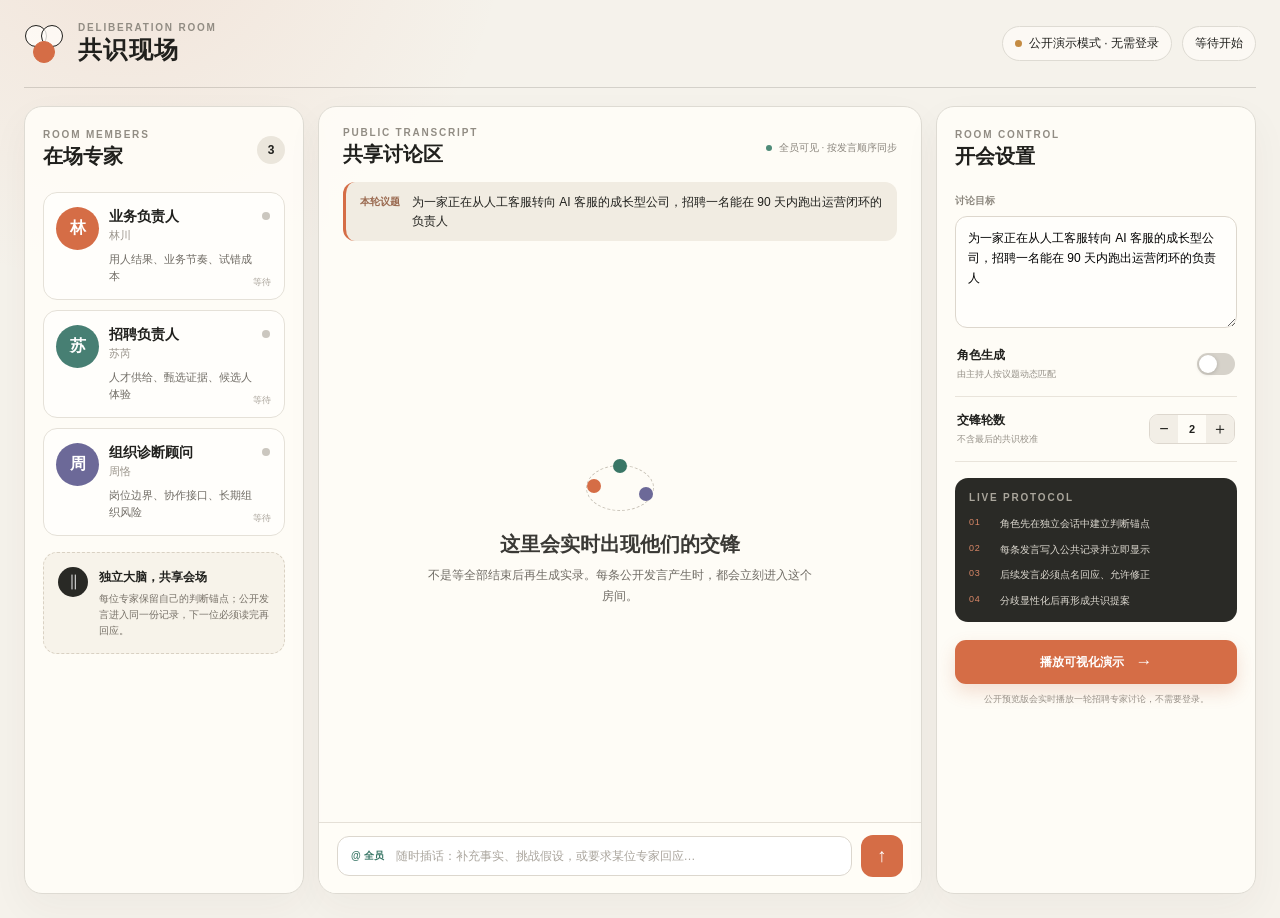
<file: index.html>
<!doctype html>
<html lang="zh-CN">
  <head>
    <meta charset="utf-8" />
    <meta name="viewport" content="width=device-width, initial-scale=1" />
    <meta name="description" content="独立 Agent、共享公开对话、实时可见的多角色决策房间。" />
    <title>共识现场｜多 Agent 实时讨论室</title>
    <link rel="stylesheet" href="./globals.css" />
  </head>
  <body>
    <main class="room-shell">
      <header class="topbar">
        <div class="brand-block">
          <div class="brand-mark"><span></span><span></span><span></span></div>
          <div><p class="eyebrow">DELIBERATION ROOM</p><h1>共识现场</h1></div>
        </div>
        <div class="connection-group">
          <div class="connection-pill mock"><span class="live-dot"></span>公开演示模式 · 无需登录</div>
          <div id="room-state" class="room-state">等待开始</div>
        </div>
      </header>

      <section class="workspace">
        <aside class="people-panel panel">
          <div class="panel-heading">
            <div><p class="section-kicker">ROOM MEMBERS</p><h2>在场专家</h2></div>
            <span class="count-chip">3</span>
          </div>
          <div class="role-list">
            <article class="role-card" data-role="business-owner">
              <div class="avatar" style="background:#d56d46">林</div>
              <div class="role-copy"><h3>业务负责人</h3><p class="person-name">林川</p><p class="role-lens">用人结果、业务节奏、试错成本</p></div>
              <span class="state-dot"></span><div class="state-label">等待</div>
            </article>
            <article class="role-card" data-role="talent-lead">
              <div class="avatar" style="background:#477f73">苏</div>
              <div class="role-copy"><h3>招聘负责人</h3><p class="person-name">苏芮</p><p class="role-lens">人才供给、甄选证据、候选人体验</p></div>
              <span class="state-dot"></span><div class="state-label">等待</div>
            </article>
            <article class="role-card" data-role="org-advisor">
              <div class="avatar" style="background:#6c6998">周</div>
              <div class="role-copy"><h3>组织诊断顾问</h3><p class="person-name">周恪</p><p class="role-lens">岗位边界、协作接口、长期组织风险</p></div>
              <span class="state-dot"></span><div class="state-label">等待</div>
            </article>
          </div>
          <div class="context-note">
            <div class="context-icon">∥</div>
            <div><strong>独立大脑，共享会场</strong><p>每位专家保留自己的判断锚点；公开发言进入同一份记录，下一位必须读完再回应。</p></div>
          </div>
        </aside>

        <section class="conversation-panel panel">
          <div class="conversation-head">
            <div><p class="section-kicker">PUBLIC TRANSCRIPT</p><h2>共享讨论区</h2></div>
            <div class="transcript-rule"><span></span>全员可见 · 按发言顺序同步</div>
          </div>
          <div class="topic-banner"><span>本轮议题</span><p id="topic-display">为一家正在从人工客服转向 AI 客服的成长型公司，招聘一名能在 90 天内跑出运营闭环的负责人</p></div>
          <div id="message-stream" class="message-stream" aria-live="polite">
            <div id="empty-room" class="empty-room">
              <div class="empty-orbit"><span></span><span></span><span></span></div>
              <h3>这里会实时出现他们的交锋</h3>
              <p>不是等全部结束后再生成实录。每条公开发言产生时，都会立刻进入这个房间。</p>
            </div>
          </div>
          <form id="composer" class="composer">
            <div class="composer-input"><span>@ 全员</span><input id="message-input" placeholder="随时插话：补充事实、挑战假设，或要求某位专家回应…" /></div>
            <button type="submit" aria-label="发送">↑</button>
          </form>
        </section>

        <aside class="control-panel panel">
          <div class="panel-heading"><div><p class="section-kicker">ROOM CONTROL</p><h2>开会设置</h2></div></div>
          <label class="field-label" for="topic">讨论目标</label>
          <textarea id="topic" class="topic-input">为一家正在从人工客服转向 AI 客服的成长型公司，招聘一名能在 90 天内跑出运营闭环的负责人</textarea>
          <div class="setting-row">
            <div><strong>角色生成</strong><p id="role-mode-copy">由主持人按议题动态匹配</p></div>
            <button id="role-toggle" class="toggle" type="button"><span></span></button>
          </div>
          <div class="setting-row rounds-setting">
            <div><strong>交锋轮数</strong><p>不含最后的共识校准</p></div>
            <div class="stepper"><button id="round-minus" type="button">−</button><span id="round-count">2</span><button id="round-plus" type="button">＋</button></div>
          </div>
          <div class="protocol-card">
            <p class="section-kicker">LIVE PROTOCOL</p>
            <ol>
              <li><span>01</span>角色先在独立会话中建立判断锚点</li>
              <li><span>02</span>每条发言写入公共记录并立即显示</li>
              <li><span>03</span>后续发言必须点名回应、允许修正</li>
              <li><span>04</span>分歧显性化后再形成共识提案</li>
            </ol>
          </div>
          <div class="actions">
            <button id="start-button" class="primary" type="button">播放可视化演示 <span>→</span></button>
            <p class="action-hint">公开预览版会实时播放一轮招聘专家讨论，不需要登录。</p>
          </div>
        </aside>
      </section>
    </main>

    <script>
      const colors = {"business-owner":"#d56d46","talent-lead":"#477f73","org-advisor":"#6c6998"};
      const stateText = {idle:"等待",thinking:"正在思考",speaking:"正在发言",synced:"已读全场",done:"已完成"};
      const topicInput = document.querySelector("#topic");
      const topicDisplay = document.querySelector("#topic-display");
      const stream = document.querySelector("#message-stream");
      const stateBadge = document.querySelector("#room-state");
      const startButton = document.querySelector("#start-button");
      let timers = [];
      let running = false;
      let rounds = 2;

      function setRoleState(id, state) {
        const card = document.querySelector(`[data-role="${id}"]`);
        if (!card) return;
        card.className = `role-card ${state}`;
        card.querySelector(".state-dot").className = `state-dot ${state}`;
        card.querySelector(".state-label").textContent = stateText[state] || state;
      }

      function removeTyping() { document.querySelector("#typing-row")?.remove(); }

      function showTyping(id, name) {
        removeTyping();
        const row = document.createElement("div");
        row.id = "typing-row";
        row.className = "typing-row";
        row.innerHTML = `<div class="typing-avatar" style="background:${colors[id]}">${name.slice(0,1)}</div><div><strong>${name} 正在阅读全场并组织观点</strong><div class="typing-dots"><i></i><i></i><i></i></div></div>`;
        stream.appendChild(row);
        stream.scrollTop = stream.scrollHeight;
      }

      function addMessage({kind="agent",speaker,role="",speakerId="",text}) {
        document.querySelector("#empty-room")?.remove();
        removeTyping();
        const article = document.createElement("article");
        article.className = `message ${kind}`;
        const avatar = kind === "user" ? "你" : kind === "consensus" ? "✓" : speaker.slice(0,1);
        const bg = speakerId && colors[speakerId] ? `background:${colors[speakerId]}` : "";
        const now = new Intl.DateTimeFormat("zh-CN",{hour:"2-digit",minute:"2-digit"}).format(new Date());
        article.innerHTML = `<div class="message-avatar" style="${bg}">${avatar}</div><div class="message-body"><div class="message-meta"><strong>${speaker}</strong>${role ? `<span>${role}</span>` : ""}<time>${now}</time></div><div class="bubble"></div></div>`;
        article.querySelector(".bubble").textContent = text;
        stream.appendChild(article);
        if (speakerId) setRoleState(speakerId,"speaking");
        stream.scrollTop = stream.scrollHeight;
      }

      function later(delay, fn) { timers.push(setTimeout(fn, delay)); }

      function resetRoom() {
        timers.forEach(clearTimeout); timers = [];
        stream.innerHTML = '<div id="empty-room" class="empty-room"><div class="empty-orbit"><span></span><span></span><span></span></div><h3>这里会实时出现他们的交锋</h3><p>不是等全部结束后再生成实录。每条公开发言产生时，都会立刻进入这个房间。</p></div>';
        ["business-owner","talent-lead","org-advisor"].forEach(id => setRoleState(id,"idle"));
      }

      function startDemo() {
        resetRoom(); running = true;
        const topic = topicInput.value.trim() || topicDisplay.textContent;
        topicDisplay.textContent = topic;
        topicInput.disabled = true;
        stateBadge.textContent = "公开讨论中";
        stateBadge.classList.add("running");
        startButton.textContent = "正在讨论…";

        later(250,()=>addMessage({kind:"host",speaker:"主持人",text:`议题已锁定：${topic}。请先判断真正的能力缺口，再讨论候选人画像。`}));
        later(900,()=>{setRoleState("business-owner","thinking");showTyping("business-owner","林川");});
        later(1800,()=>addMessage({speaker:"林川",speakerId:"business-owner",role:"业务负责人",text:"我先反对从“做过 AI 客服”开始筛。我们现在缺的不是一个懂概念的人，而是能把客服问题拆成流程、指标和迭代节奏的人。首要证据应该是：他是否真的把一个混乱流程跑顺过。"}));
        later(2500,()=>{setRoleState("business-owner","synced");setRoleState("talent-lead","thinking");showTyping("talent-lead","苏芮");});
        later(3550,()=>addMessage({speaker:"苏芮",speakerId:"talent-lead",role:"招聘负责人",text:"我同意林川对结果证据的要求，但“把流程跑顺”还太宽。招聘时必须把它改写成可验证事件：候选人接手前后，人工转接率、知识命中率或客诉率发生了什么变化，他本人做了哪三个关键动作。"}));
        later(4300,()=>{setRoleState("talent-lead","synced");setRoleState("org-advisor","thinking");showTyping("org-advisor","周恪");});
        later(5450,()=>addMessage({speaker:"周恪",speakerId:"org-advisor",role:"组织诊断顾问",text:"你们都在找强执行者，但我担心招来后仍然失败。这个岗位横跨产品、客服和技术，如果老板不给数据权限和流程改造权，能力越强的人离开越快。所以画像里要加入“无正式权力下推动协作”的证据，组织侧也要先承诺边界。"}));
        later(6300,()=>{setRoleState("org-advisor","synced");showTyping("business-owner","林川");});
        later(7350,()=>addMessage({speaker:"林川",speakerId:"business-owner",role:"业务负责人",text:"周恪这个提醒成立，我修正前面的判断：我们不只验证候选人能不能做，还要验证他能否在低授权环境下拿到协同。与此同时，公司必须把数据权限和跨部门接口写进 90 天任务书，否则这不是招聘问题，是岗位设计问题。"}));
        later(8150,()=>{setRoleState("business-owner","done");setRoleState("talent-lead","done");setRoleState("org-advisor","done");stateBadge.textContent="共识校准中";showTyping("talent-lead","苏芮");});
        later(9250,()=>addMessage({kind:"consensus",speaker:"共识提案",text:"优先寻找“流程型 AI 客服负责人”，而非纯算法或纯客服主管。用三个证据决策：做成过可量化的服务流程改造；能把业务问题翻译成产品与知识库动作；在跨部门、低授权环境下仍推动过结果。同时，入职前确认数据权限、协作接口与 90 天验收线。"}));
        later(9650,()=>{removeTyping();stateBadge.textContent="已形成共识";stateBadge.classList.remove("running");startButton.innerHTML='重新播放 <span>↻</span>';topicInput.disabled=false;running=false;});
      }

      startButton.addEventListener("click",()=>{ if (!running) startDemo(); });
      topicInput.addEventListener("input",()=>{ if(!running) topicDisplay.textContent=topicInput.value; });
      document.querySelector("#role-toggle").addEventListener("click",event=>{event.currentTarget.classList.toggle("on");document.querySelector("#role-mode-copy").textContent=event.currentTarget.classList.contains("on")?"使用左侧当前角色":"由主持人按议题动态匹配";});
      document.querySelector("#round-minus").addEventListener("click",()=>{rounds=Math.max(1,rounds-1);document.querySelector("#round-count").textContent=rounds;});
      document.querySelector("#round-plus").addEventListener("click",()=>{rounds=Math.min(3,rounds+1);document.querySelector("#round-count").textContent=rounds;});
      document.querySelector("#composer").addEventListener("submit",event=>{event.preventDefault();const input=document.querySelector("#message-input");const text=input.value.trim();if(!text)return;addMessage({kind:"user",speaker:"你",text});input.value="";});
    </script>
  </body>
</html>
</file>
<file: globals.css>
:root {
  --ink: #20201d;
  --muted: #77736c;
  --line: #dedbd3;
  --paper: #f5f2eb;
  --panel: #fffdf8;
  --accent: #d56d46;
  --green: #397666;
  --soft-green: #e4efe9;
}

* { box-sizing: border-box; }

html, body { min-height: 100%; }

body {
  margin: 0;
  background:
    radial-gradient(circle at 10% -10%, rgba(213, 109, 70, 0.11), transparent 24rem),
    var(--paper);
  color: var(--ink);
  font-family: "PingFang SC", "Hiragino Sans GB", "Noto Sans CJK SC", "Microsoft YaHei", sans-serif;
}

button, input, textarea { font: inherit; }
button { color: inherit; }

.room-shell { min-height: 100vh; padding: 0 24px 24px; }

.topbar {
  height: 88px;
  max-width: 1600px;
  margin: 0 auto;
  display: flex;
  align-items: center;
  justify-content: space-between;
  border-bottom: 1px solid rgba(61, 59, 54, 0.18);
}

.brand-block, .connection-group, .panel-heading, .conversation-head, .message-meta, .composer, .setting-row {
  display: flex;
  align-items: center;
}

.brand-block { gap: 14px; }
.brand-mark { position: relative; width: 40px; height: 40px; }
.brand-mark span { position: absolute; width: 22px; height: 22px; border: 1.5px solid var(--ink); border-radius: 50%; background: rgba(255,253,248,.78); }
.brand-mark span:nth-child(1) { left: 1px; top: 1px; }
.brand-mark span:nth-child(2) { right: 1px; top: 1px; }
.brand-mark span:nth-child(3) { left: 9px; bottom: 1px; background: var(--accent); border-color: var(--accent); }

.eyebrow, .section-kicker { margin: 0; font-size: 10px; letter-spacing: .18em; font-weight: 750; color: #918c83; }
.brand-block h1 { margin: 1px 0 0; font-family: "Songti SC", "STSong", serif; font-size: 24px; letter-spacing: .06em; }
.connection-group { gap: 10px; }
.connection-pill, .room-state { border: 1px solid var(--line); border-radius: 999px; padding: 8px 12px; font-size: 12px; background: rgba(255,253,248,.7); }
.connection-pill { display: flex; align-items: center; gap: 7px; }
.live-dot { width: 7px; height: 7px; border-radius: 50%; background: #a9a59d; }
.connection-pill.live { color: var(--green); border-color: rgba(57,118,102,.28); background: var(--soft-green); }
.connection-pill.live .live-dot { background: #3b8d72; box-shadow: 0 0 0 4px rgba(59,141,114,.12); }
.connection-pill.mock .live-dot { background: #c48b42; }
.room-state.running { background: #23231f; color: white; border-color: #23231f; }

.workspace {
  max-width: 1600px;
  height: calc(100vh - 112px);
  min-height: 670px;
  margin: 18px auto 0;
  display: grid;
  grid-template-columns: 280px minmax(520px, 1fr) 320px;
  gap: 14px;
}

.panel { background: rgba(255,253,248,.9); border: 1px solid var(--line); border-radius: 18px; box-shadow: 0 14px 38px rgba(61, 54, 41, .045); overflow: hidden; }
.people-panel, .control-panel { padding: 22px 18px; }
.panel-heading, .conversation-head { justify-content: space-between; }
.panel-heading h2, .conversation-head h2 { margin: 3px 0 0; font-family: "Songti SC", "STSong", serif; font-size: 20px; font-weight: 700; }
.count-chip { min-width: 28px; height: 28px; padding: 0 8px; display: grid; place-items: center; border-radius: 50%; background: #ebe6dc; font-size: 12px; font-weight: 700; }

.role-list { display: flex; flex-direction: column; gap: 10px; margin-top: 22px; }
.role-card { position: relative; min-height: 104px; padding: 14px 12px; display: grid; grid-template-columns: 43px 1fr 10px; gap: 10px; border: 1px solid #e5e1d8; border-radius: 14px; background: #fffefb; transition: .22s ease; }
.role-card.thinking, .role-card.speaking { border-color: rgba(213,109,70,.55); transform: translateY(-1px); box-shadow: 0 8px 22px rgba(152,85,59,.10); }
.avatar, .message-avatar, .typing-avatar { display: grid; place-items: center; color: white; font-weight: 750; border-radius: 50%; }
.avatar { width: 43px; height: 43px; }
.role-copy { min-width: 0; }
.role-copy h3 { margin: 1px 0 2px; font-size: 14px; }
.person-name { margin: 0 0 8px; color: #9b958c; font-size: 11px; }
.role-lens { margin: 0; color: #706c65; font-size: 11px; line-height: 1.55; }
.role-copy input, .role-copy textarea { width: 100%; border: 0; border-bottom: 1px solid #ddd6ca; outline: none; background: transparent; padding: 2px 0; }
.role-copy textarea { min-height: 42px; resize: vertical; margin-top: 6px; font-size: 11px; }
.state-dot { width: 8px; height: 8px; margin-top: 5px; border-radius: 50%; background: #cbc7bf; }
.state-dot.thinking, .state-dot.speaking { background: var(--accent); box-shadow: 0 0 0 4px rgba(213,109,70,.12); animation: pulse 1.2s infinite; }
.state-dot.synced, .state-dot.done { background: #4e8b78; }
.state-dot.error { background: #b74d44; }
.state-label { position: absolute; right: 13px; bottom: 10px; color: #aaa49b; font-size: 9px; }

.context-note { margin-top: 16px; padding: 14px; display: flex; gap: 11px; border: 1px dashed #d9d1c3; border-radius: 14px; background: #f7f3ea; }
.context-icon { flex: 0 0 30px; height: 30px; display: grid; place-items: center; border-radius: 50%; background: #292925; color: white; font-family: serif; }
.context-note strong { font-size: 12px; }
.context-note p { margin: 5px 0 0; color: #777168; font-size: 10px; line-height: 1.6; }

.conversation-panel { display: grid; grid-template-rows: auto auto 1fr auto; min-height: 0; }
.conversation-head { padding: 20px 24px 14px; }
.transcript-rule { display: flex; align-items: center; gap: 7px; color: #8a857d; font-size: 10px; }
.transcript-rule span { width: 6px; height: 6px; border-radius: 50%; background: #4e8b78; }
.topic-banner { margin: 0 24px 8px; padding: 11px 14px; display: flex; gap: 12px; align-items: flex-start; border-radius: 12px; background: #f1ece2; border-left: 3px solid var(--accent); }
.topic-banner span { flex: 0 0 auto; padding-top: 2px; color: #9a694f; font-size: 10px; font-weight: 750; }
.topic-banner p { margin: 0; font-size: 12px; line-height: 1.55; }
.message-stream { overflow-y: auto; padding: 18px 24px 24px; scrollbar-width: thin; scrollbar-color: #d8d2c7 transparent; }
.empty-room { height: 100%; min-height: 300px; display: grid; place-content: center; text-align: center; color: #706c65; }
.empty-room h3 { margin: 20px 0 7px; color: #3a3935; font-family: "Songti SC", serif; font-size: 20px; }
.empty-room p { max-width: 390px; margin: 0; font-size: 12px; line-height: 1.7; }
.empty-orbit { position: relative; width: 68px; height: 52px; margin: auto; }
.empty-orbit::before { content: ""; position: absolute; inset: 6px 0 0; border: 1px dashed #c9c3b8; border-radius: 50%; }
.empty-orbit span { position: absolute; width: 14px; height: 14px; border-radius: 50%; background: var(--accent); }
.empty-orbit span:nth-child(1) { left: 1px; top: 20px; }
.empty-orbit span:nth-child(2) { left: 27px; top: 0; background: var(--green); }
.empty-orbit span:nth-child(3) { right: 1px; top: 28px; background: #6c6998; }

.message { display: grid; grid-template-columns: 36px 1fr; gap: 10px; margin: 0 0 18px; animation: arrive .28s ease both; }
.message.user { margin-left: 80px; }
.message-avatar, .typing-avatar { width: 36px; height: 36px; background: #7d786f; font-size: 12px; }
.message.user .message-avatar { background: #20201d; }
.message.consensus .message-avatar { background: var(--green); }
.message-meta { gap: 7px; min-height: 19px; margin-bottom: 5px; }
.message-meta strong { font-size: 12px; }
.message-meta span { color: #918c83; font-size: 10px; }
.message-meta time { margin-left: auto; color: #aaa59d; font-size: 9px; }
.phase-chip { padding: 2px 6px; border-radius: 99px; background: #eee9df; }
.bubble { width: fit-content; max-width: 95%; padding: 11px 13px; border-radius: 4px 14px 14px 14px; background: #f1ede4; color: #393833; font-size: 13px; line-height: 1.7; }
.message.host .bubble { background: #272723; color: #f8f4eb; }
.message.user .bubble { margin-left: auto; border-radius: 14px 4px 14px 14px; background: #ddeae5; }
.message.user .message-meta { justify-content: flex-end; }
.message.user .message-meta time { margin-left: 0; }
.message.consensus .bubble { border: 1px solid rgba(57,118,102,.24); background: var(--soft-green); color: #245647; font-size: 13px; }
.typing-row { display: flex; align-items: center; gap: 10px; margin: 5px 0 18px; color: #8e887f; animation: arrive .2s ease both; }
.typing-row strong { font-size: 10px; font-weight: 600; }
.typing-dots { display: flex; gap: 3px; margin-top: 6px; }
.typing-dots i { width: 5px; height: 5px; border-radius: 50%; background: #aaa49a; animation: bounce 1s infinite; }
.typing-dots i:nth-child(2) { animation-delay: .15s; }
.typing-dots i:nth-child(3) { animation-delay: .3s; }

.composer { gap: 9px; padding: 12px 18px 16px; border-top: 1px solid #e5e0d7; background: rgba(255,253,248,.95); }
.composer-input { flex: 1; min-width: 0; display: flex; align-items: center; gap: 10px; padding: 11px 13px; border: 1px solid #dcd7ce; border-radius: 12px; background: white; }
.composer-input span { flex: 0 0 auto; color: var(--green); font-size: 10px; font-weight: 750; }
.composer-input input { width: 100%; min-width: 0; border: 0; outline: 0; color: var(--ink); background: transparent; font-size: 12px; }
.composer-input input::placeholder { color: #aaa59d; }
.composer > button { width: 42px; height: 42px; border: 0; border-radius: 12px; background: var(--accent); color: white; cursor: pointer; font-size: 19px; }

.field-label { display: block; margin: 24px 0 8px; color: #8c877e; font-size: 10px; font-weight: 750; }
.topic-input { width: 100%; min-height: 112px; padding: 12px; border: 1px solid #ddd7cd; border-radius: 12px; resize: vertical; outline: none; background: #fffefb; font-size: 12px; line-height: 1.65; }
.topic-input:focus { border-color: rgba(213,109,70,.65); box-shadow: 0 0 0 3px rgba(213,109,70,.08); }
.setting-row { justify-content: space-between; padding: 15px 2px; border-bottom: 1px solid #e9e4db; }
.setting-row strong { display: block; font-size: 12px; }
.setting-row p { margin: 4px 0 0; color: #948f86; font-size: 9px; }
.toggle { width: 38px; height: 22px; padding: 2px; border: 0; border-radius: 99px; background: #d6d2ca; cursor: pointer; }
.toggle span { display: block; width: 18px; height: 18px; border-radius: 50%; background: white; transition: .2s; box-shadow: 0 1px 4px rgba(0,0,0,.18); }
.toggle.on { background: var(--green); }
.toggle.on span { transform: translateX(16px); }
.stepper { display: grid; grid-template-columns: 28px 28px 28px; align-items: center; text-align: center; border: 1px solid #ddd7ce; border-radius: 9px; overflow: hidden; }
.stepper button { height: 28px; border: 0; background: #f2eee6; cursor: pointer; }
.stepper span { font-size: 11px; font-weight: 750; }

.protocol-card { margin-top: 16px; padding: 14px; border-radius: 13px; background: #2a2a26; color: white; }
.protocol-card .section-kicker { color: #aaa69c; }
.protocol-card ol { list-style: none; padding: 0; margin: 13px 0 0; display: flex; flex-direction: column; gap: 10px; }
.protocol-card li { display: grid; grid-template-columns: 24px 1fr; gap: 7px; align-items: start; color: #ddd9d0; font-size: 10px; line-height: 1.55; }
.protocol-card li span { color: #d98767; font-size: 9px; letter-spacing: .08em; }
.error-note { margin-top: 12px; padding: 10px 11px; border-radius: 10px; background: #f8e9e5; color: #9a4439; font-size: 10px; line-height: 1.5; }
.actions { margin-top: 18px; }
.primary, .secondary { width: 100%; border-radius: 11px; cursor: pointer; font-weight: 700; }
.primary { min-height: 44px; display: flex; align-items: center; justify-content: center; gap: 12px; border: 0; background: var(--accent); color: white; font-size: 12px; box-shadow: 0 8px 18px rgba(193,88,51,.18); }
.primary.stop { background: #34332f; }
.primary span { font-size: 17px; }
.secondary { margin-top: 8px; min-height: 36px; border: 1px solid #ddd7cd; background: transparent; font-size: 10px; }
.action-hint { margin: 9px 6px 0; text-align: center; color: #989188; font-size: 9px; line-height: 1.5; }

@keyframes arrive { from { opacity: 0; transform: translateY(7px); } to { opacity: 1; transform: translateY(0); } }
@keyframes pulse { 50% { transform: scale(.78); opacity: .7; } }
@keyframes bounce { 50% { transform: translateY(-3px); opacity: .5; } }

@media (max-width: 1180px) {
  .workspace { grid-template-columns: 230px minmax(480px, 1fr) 285px; }
  .room-shell { padding-inline: 14px; }
  .people-panel, .control-panel { padding-inline: 14px; }
}

@media (max-width: 960px) {
  .workspace { height: auto; min-height: 0; grid-template-columns: 1fr; }
  .people-panel { order: 2; }
  .conversation-panel { order: 1; min-height: 720px; }
  .control-panel { order: 3; }
  .role-list { display: grid; grid-template-columns: repeat(3, 1fr); }
  .topbar { height: auto; min-height: 82px; gap: 12px; }
}

@media (max-width: 660px) {
  .room-shell { padding: 0 8px 12px; }
  .topbar { align-items: flex-start; padding: 14px 4px; }
  .connection-group { align-items: flex-end; flex-direction: column; }
  .room-state { display: none; }
  .connection-pill { font-size: 9px; }
  .workspace { margin-top: 8px; gap: 8px; }
  .conversation-panel { min-height: calc(100vh - 96px); }
  .conversation-head, .message-stream { padding-inline: 15px; }
  .topic-banner { margin-inline: 15px; }
  .transcript-rule { display: none; }
  .role-list { grid-template-columns: 1fr; }
  .message.user { margin-left: 25px; }
  .bubble { max-width: 100%; }
}
</file>
